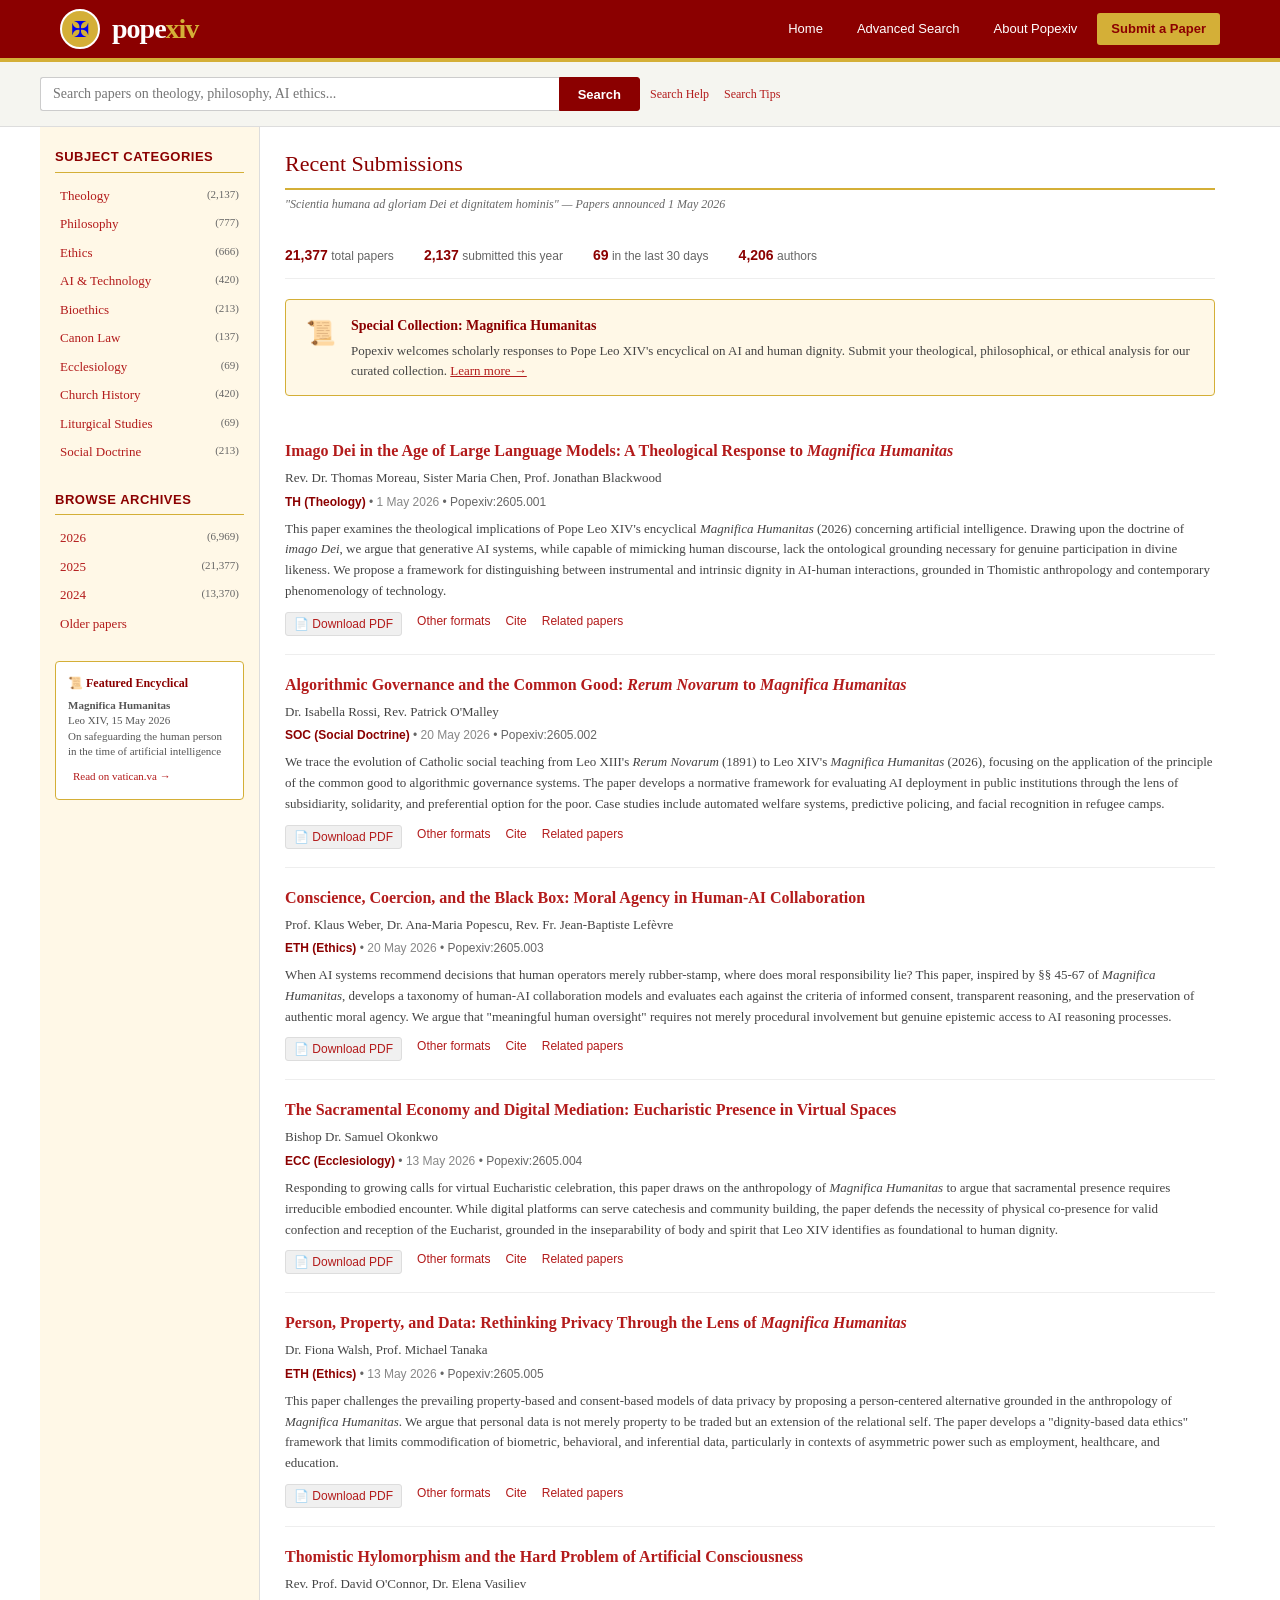
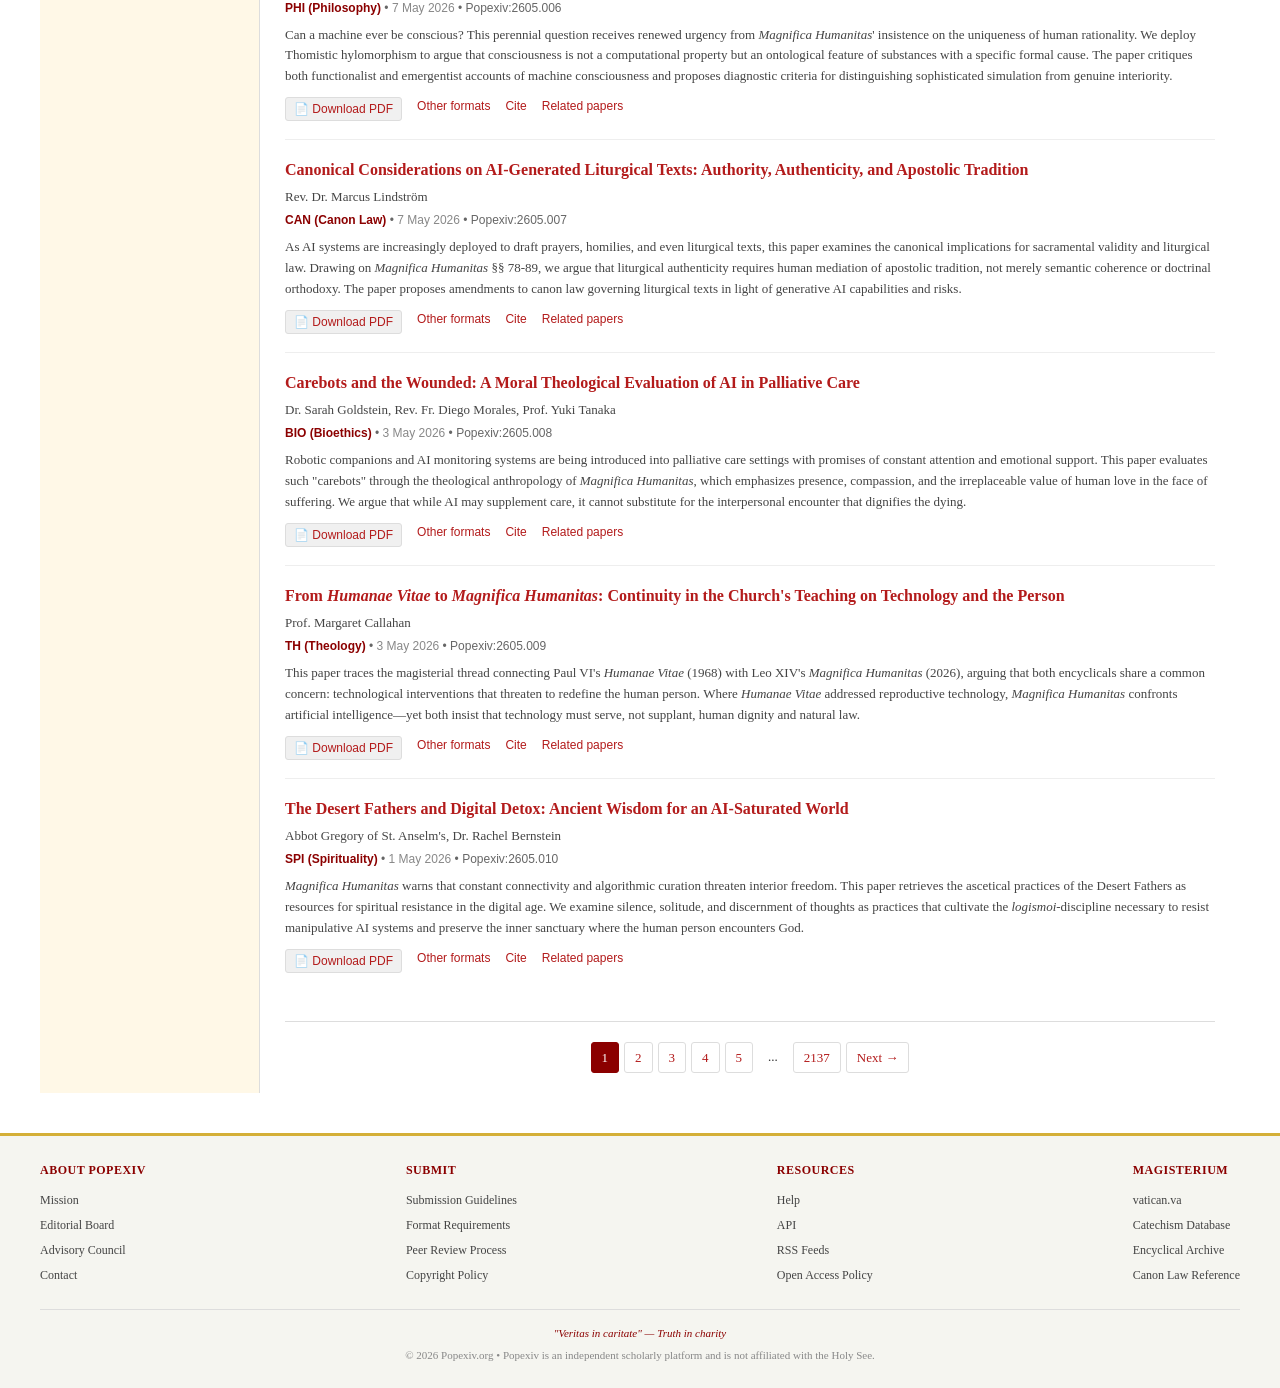
<file: index.html>
<!DOCTYPE html>
<html lang="en">
<head>
  <meta charset="UTF-8">
  <meta name="viewport" content="width=device-width, initial-scale=1.0">
  <title>Popexiv.org - Electronic preprints on theology, philosophy, and the human sciences</title>
  <link rel="stylesheet" href="css/style.css">
  <link rel="icon" href="data:image/svg+xml,<svg xmlns='http://www.w3.org/2000/svg' viewBox='0 0 100 100'><text y='.9em' font-size='90'>&#x2720;</text></svg>">
</head>
<body>

  <!-- Header -->
  <header class="header">
    <div class="header-inner">
      <a href="index.html" class="logo">
        <div class="logo-icon">&#x2720;</div>
        <div class="logo-text">pope<span>xiv</span></div>
      </a>
      <nav class="header-nav">
        <a href="index.html">Home</a>
        <a href="#advanced">Advanced Search</a>
        <a href="#about">About Popexiv</a>
        <a href="#submit" class="primary">Submit a Paper</a>
      </nav>
    </div>
  </header>

  <!-- Search Bar -->
  <div class="search-bar">
    <div class="search-inner">
      <div class="search-box">
        <input type="text" placeholder="Search papers on theology, philosophy, AI ethics...">
        <button>Search</button>
      </div>
      <div class="search-links">
        <a href="#help">Search Help</a>
        <a href="#tips">Search Tips</a>
      </div>
    </div>
  </div>

  <!-- Main Container -->
  <div class="main-container">

    <!-- Sidebar -->
    <aside class="sidebar">
      <h3>Subject Categories</h3>
      <ul>
        <li><a href="#theo">Theology <span class="count">(2,137)</span></a></li>
        <li><a href="#phil">Philosophy <span class="count">(777)</span></a></li>
        <li><a href="#ethics">Ethics <span class="count">(666)</span></a></li>
        <li><a href="#ai">AI &amp; Technology <span class="count">(420)</span></a></li>
        <li><a href="#bio">Bioethics <span class="count">(213)</span></a></li>
        <li><a href="#canon">Canon Law <span class="count">(137)</span></a></li>
        <li><a href="#eccles">Ecclesiology <span class="count">(69)</span></a></li>
        <li><a href="#hist">Church History <span class="count">(420)</span></a></li>
        <li><a href="#lit">Liturgical Studies <span class="count">(69)</span></a></li>
        <li><a href="#soc">Social Doctrine <span class="count">(213)</span></a></li>
      </ul>

      <h3>Browse Archives</h3>
      <ul>
        <li><a href="#2026">2026 <span class="count">(6,969)</span></a></li>
        <li><a href="#2025">2025 <span class="count">(21,377)</span></a></li>
        <li><a href="#2024">2024 <span class="count">(13,370)</span></a></li>
        <li><a href="#older">Older papers</a></li>
      </ul>

      <div class="encyclical-box">
        <h4>&#128220; Featured Encyclical</h4>
        <p><strong>Magnifica Humanitas</strong><br>
        Leo XIV, 15 May 2026<br>
        On safeguarding the human person in the time of artificial intelligence</p>
        <a href="https://www.vatican.va/content/leo-xiv/en/encyclicals/documents/20260515-magnifica-humanitas.html" target="_blank">Read on vatican.va &rarr;</a>
      </div>
    </aside>

    <!-- Content -->
    <main class="content">

      <h1 class="page-title">Recent Submissions</h1>
      <p class="page-subtitle">"Scientia humana ad gloriam Dei et dignitatem hominis" &mdash; Papers announced 1 May 2026</p>

      <div class="stats-bar">
        <div class="stat-item"><strong>21,377</strong> total papers</div>
        <div class="stat-item"><strong>2,137</strong> submitted this year</div>
        <div class="stat-item"><strong>69</strong> in the last 30 days</div>
        <div class="stat-item"><strong>4,206</strong> authors</div>
      </div>

      <!-- Announcement -->
      <div class="announcement">
        <div class="announcement-icon">&#128220;</div>
        <div class="announcement-content">
          <h3>Special Collection: Magnifica Humanitas</h3>
          <p>Popexiv welcomes scholarly responses to Pope Leo XIV's encyclical on AI and human dignity. Submit your theological, philosophical, or ethical analysis for our curated collection. <a href="#submit">Learn more &rarr;</a></p>
        </div>
      </div>

      <!-- Paper Listings -->
      <ul class="paper-list">

        <li class="paper-item">
          <div class="paper-title">
            <a href="papers/2137.069.html">Imago Dei in the Age of Large Language Models: A Theological Response to <em>Magnifica Humanitas</em></a>
          </div>
          <div class="paper-authors">
            <a href="#">Rev. Dr. Thomas Moreau</a>, <a href="#">Sister Maria Chen</a>, <a href="#">Prof. Jonathan Blackwood</a>
          </div>
          <div class="paper-meta">
            <span class="category">TH (Theology)</span> &bull; <span class="date">1 May 2026</span> &bull; Popexiv:2605.001
          </div>
          <div class="paper-abstract">
            This paper examines the theological implications of Pope Leo XIV's encyclical <em>Magnifica Humanitas</em> (2026) concerning artificial intelligence. Drawing upon the doctrine of <em>imago Dei</em>, we argue that generative AI systems, while capable of mimicking human discourse, lack the ontological grounding necessary for genuine participation in divine likeness. We propose a framework for distinguishing between instrumental and intrinsic dignity in AI-human interactions, grounded in Thomistic anthropology and contemporary phenomenology of technology.
          </div>
          <div class="paper-links">
            <a href="papers/2137.069.html" class="pdf-link">&#128196; Download PDF</a>
            <a href="#">Other formats</a>
            <a href="#">Cite</a>
            <a href="#">Related papers</a>
          </div>
        </li>

        <li class="paper-item">
          <div class="paper-title">
            <a href="papers/2137.420.html">Algorithmic Governance and the Common Good: <em>Rerum Novarum</em> to <em>Magnifica Humanitas</em></a>
          </div>
          <div class="paper-authors">
            <a href="#">Dr. Isabella Rossi</a>, <a href="#">Rev. Patrick O'Malley</a>
          </div>
          <div class="paper-meta">
            <span class="category">SOC (Social Doctrine)</span> &bull; <span class="date">20 May 2026</span> &bull; Popexiv:2605.002
          </div>
          <div class="paper-abstract">
            We trace the evolution of Catholic social teaching from Leo XIII's <em>Rerum Novarum</em> (1891) to Leo XIV's <em>Magnifica Humanitas</em> (2026), focusing on the application of the principle of the common good to algorithmic governance systems. The paper develops a normative framework for evaluating AI deployment in public institutions through the lens of subsidiarity, solidarity, and preferential option for the poor. Case studies include automated welfare systems, predictive policing, and facial recognition in refugee camps.
          </div>
          <div class="paper-links">
            <a href="papers/2137.420.html" class="pdf-link">&#128196; Download PDF</a>
            <a href="#">Other formats</a>
            <a href="#">Cite</a>
            <a href="#">Related papers</a>
          </div>
        </li>

        <li class="paper-item">
          <div class="paper-title">
            <a href="papers/2137.666.html">Conscience, Coercion, and the Black Box: Moral Agency in Human-AI Collaboration</a>
          </div>
          <div class="paper-authors">
            <a href="#">Prof. Klaus Weber</a>, <a href="#">Dr. Ana-Maria Popescu</a>, <a href="#">Rev. Fr. Jean-Baptiste Lef&egrave;vre</a>
          </div>
          <div class="paper-meta">
            <span class="category">ETH (Ethics)</span> &bull; <span class="date">20 May 2026</span> &bull; Popexiv:2605.003
          </div>
          <div class="paper-abstract">
            When AI systems recommend decisions that human operators merely rubber-stamp, where does moral responsibility lie? This paper, inspired by &sect;&sect; 45-67 of <em>Magnifica Humanitas</em>, develops a taxonomy of human-AI collaboration models and evaluates each against the criteria of informed consent, transparent reasoning, and the preservation of authentic moral agency. We argue that "meaningful human oversight" requires not merely procedural involvement but genuine epistemic access to AI reasoning processes.
          </div>
          <div class="paper-links">
            <a href="papers/2137.666.html" class="pdf-link">&#128196; Download PDF</a>
            <a href="#">Other formats</a>
            <a href="#">Cite</a>
            <a href="#">Related papers</a>
          </div>
        </li>

        <li class="paper-item">
          <div class="paper-title">
            <a href="papers/2137.777.html">The Sacramental Economy and Digital Mediation: Eucharistic Presence in Virtual Spaces</a>
          </div>
          <div class="paper-authors">
            <a href="#">Bishop Dr. Samuel Okonkwo</a>
          </div>
          <div class="paper-meta">
            <span class="category">ECC (Ecclesiology)</span> &bull; <span class="date">13 May 2026</span> &bull; Popexiv:2605.004
          </div>
          <div class="paper-abstract">
            Responding to growing calls for virtual Eucharistic celebration, this paper draws on the anthropology of <em>Magnifica Humanitas</em> to argue that sacramental presence requires irreducible embodied encounter. While digital platforms can serve catechesis and community building, the paper defends the necessity of physical co-presence for valid confection and reception of the Eucharist, grounded in the inseparability of body and spirit that Leo XIV identifies as foundational to human dignity.
          </div>
          <div class="paper-links">
            <a href="papers/2137.777.html" class="pdf-link">&#128196; Download PDF</a>
            <a href="#">Other formats</a>
            <a href="#">Cite</a>
            <a href="#">Related papers</a>
          </div>
        </li>

        <li class="paper-item">
          <div class="paper-title">
            <a href="papers/2137.213.html">Person, Property, and Data: Rethinking Privacy Through the Lens of <em>Magnifica Humanitas</em></a>
          </div>
          <div class="paper-authors">
            <a href="#">Dr. Fiona Walsh</a>, <a href="#">Prof. Michael Tanaka</a>
          </div>
          <div class="paper-meta">
            <span class="category">ETH (Ethics)</span> &bull; <span class="date">13 May 2026</span> &bull; Popexiv:2605.005
          </div>
          <div class="paper-abstract">
            This paper challenges the prevailing property-based and consent-based models of data privacy by proposing a person-centered alternative grounded in the anthropology of <em>Magnifica Humanitas</em>. We argue that personal data is not merely property to be traded but an extension of the relational self. The paper develops a "dignity-based data ethics" framework that limits commodification of biometric, behavioral, and inferential data, particularly in contexts of asymmetric power such as employment, healthcare, and education.
          </div>
          <div class="paper-links">
            <a href="papers/2137.213.html" class="pdf-link">&#128196; Download PDF</a>
            <a href="#">Other formats</a>
            <a href="#">Cite</a>
            <a href="#">Related papers</a>
          </div>
        </li>

        <li class="paper-item">
          <div class="paper-title">
            <a href="#">Thomistic Hylomorphism and the Hard Problem of Artificial Consciousness</a>
          </div>
          <div class="paper-authors">
            <a href="#">Rev. Prof. David O'Connor</a>, <a href="#">Dr. Elena Vasiliev</a>
          </div>
          <div class="paper-meta">
            <span class="category">PHI (Philosophy)</span> &bull; <span class="date">7 May 2026</span> &bull; Popexiv:2605.006
          </div>
          <div class="paper-abstract">
            Can a machine ever be conscious? This perennial question receives renewed urgency from <em>Magnifica Humanitas</em>' insistence on the uniqueness of human rationality. We deploy Thomistic hylomorphism to argue that consciousness is not a computational property but an ontological feature of substances with a specific formal cause. The paper critiques both functionalist and emergentist accounts of machine consciousness and proposes diagnostic criteria for distinguishing sophisticated simulation from genuine interiority.
          </div>
          <div class="paper-links">
            <a href="#" class="pdf-link">&#128196; Download PDF</a>
            <a href="#">Other formats</a>
            <a href="#">Cite</a>
            <a href="#">Related papers</a>
          </div>
        </li>

        <li class="paper-item">
          <div class="paper-title">
            <a href="#">Canonical Considerations on AI-Generated Liturgical Texts: Authority, Authenticity, and Apostolic Tradition</a>
          </div>
          <div class="paper-authors">
            <a href="#">Rev. Dr. Marcus Lindstr&ouml;m</a>
          </div>
          <div class="paper-meta">
            <span class="category">CAN (Canon Law)</span> &bull; <span class="date">7 May 2026</span> &bull; Popexiv:2605.007
          </div>
          <div class="paper-abstract">
            As AI systems are increasingly deployed to draft prayers, homilies, and even liturgical texts, this paper examines the canonical implications for sacramental validity and liturgical law. Drawing on <em>Magnifica Humanitas</em> &sect;&sect; 78-89, we argue that liturgical authenticity requires human mediation of apostolic tradition, not merely semantic coherence or doctrinal orthodoxy. The paper proposes amendments to canon law governing liturgical texts in light of generative AI capabilities and risks.
          </div>
          <div class="paper-links">
            <a href="#" class="pdf-link">&#128196; Download PDF</a>
            <a href="#">Other formats</a>
            <a href="#">Cite</a>
            <a href="#">Related papers</a>
          </div>
        </li>

        <li class="paper-item">
          <div class="paper-title">
            <a href="#">Carebots and the Wounded: A Moral Theological Evaluation of AI in Palliative Care</a>
          </div>
          <div class="paper-authors">
            <a href="#">Dr. Sarah Goldstein</a>, <a href="#">Rev. Fr. Diego Morales</a>, <a href="#">Prof. Yuki Tanaka</a>
          </div>
          <div class="paper-meta">
            <span class="category">BIO (Bioethics)</span> &bull; <span class="date">3 May 2026</span> &bull; Popexiv:2605.008
          </div>
          <div class="paper-abstract">
            Robotic companions and AI monitoring systems are being introduced into palliative care settings with promises of constant attention and emotional support. This paper evaluates such "carebots" through the theological anthropology of <em>Magnifica Humanitas</em>, which emphasizes presence, compassion, and the irreplaceable value of human love in the face of suffering. We argue that while AI may supplement care, it cannot substitute for the interpersonal encounter that dignifies the dying.
          </div>
          <div class="paper-links">
            <a href="#" class="pdf-link">&#128196; Download PDF</a>
            <a href="#">Other formats</a>
            <a href="#">Cite</a>
            <a href="#">Related papers</a>
          </div>
        </li>

        <li class="paper-item">
          <div class="paper-title">
            <a href="#">From <em>Humanae Vitae</em> to <em>Magnifica Humanitas</em>: Continuity in the Church's Teaching on Technology and the Person</a>
          </div>
          <div class="paper-authors">
            <a href="#">Prof. Margaret Callahan</a>
          </div>
          <div class="paper-meta">
            <span class="category">TH (Theology)</span> &bull; <span class="date">3 May 2026</span> &bull; Popexiv:2605.009
          </div>
          <div class="paper-abstract">
            This paper traces the magisterial thread connecting Paul VI's <em>Humanae Vitae</em> (1968) with Leo XIV's <em>Magnifica Humanitas</em> (2026), arguing that both encyclicals share a common concern: technological interventions that threaten to redefine the human person. Where <em>Humanae Vitae</em> addressed reproductive technology, <em>Magnifica Humanitas</em> confronts artificial intelligence&mdash;yet both insist that technology must serve, not supplant, human dignity and natural law.
          </div>
          <div class="paper-links">
            <a href="#" class="pdf-link">&#128196; Download PDF</a>
            <a href="#">Other formats</a>
            <a href="#">Cite</a>
            <a href="#">Related papers</a>
          </div>
        </li>

        <li class="paper-item">
          <div class="paper-title">
            <a href="#">The Desert Fathers and Digital Detox: Ancient Wisdom for an AI-Saturated World</a>
          </div>
          <div class="paper-authors">
            <a href="#">Abbot Gregory of St. Anselm's</a>, <a href="#">Dr. Rachel Bernstein</a>
          </div>
          <div class="paper-meta">
            <span class="category">SPI (Spirituality)</span> &bull; <span class="date">1 May 2026</span> &bull; Popexiv:2605.010
          </div>
          <div class="paper-abstract">
            <em>Magnifica Humanitas</em> warns that constant connectivity and algorithmic curation threaten interior freedom. This paper retrieves the ascetical practices of the Desert Fathers as resources for spiritual resistance in the digital age. We examine silence, solitude, and discernment of thoughts as practices that cultivate the <em>logismoi</em>-discipline necessary to resist manipulative AI systems and preserve the inner sanctuary where the human person encounters God.
          </div>
          <div class="paper-links">
            <a href="#" class="pdf-link">&#128196; Download PDF</a>
            <a href="#">Other formats</a>
            <a href="#">Cite</a>
            <a href="#">Related papers</a>
          </div>
        </li>

      </ul>

      <!-- Pagination -->
      <div class="pagination">
        <span class="current">1</span>
        <a href="#">2</a>
        <a href="#">3</a>
        <a href="#">4</a>
        <a href="#">5</a>
        <span>...</span>
        <a href="#">2137</a>
        <a href="#">Next &rarr;</a>
      </div>

    </main>
  </div>

  <!-- Footer -->
  <footer class="footer">
    <div class="footer-inner">
      <div class="footer-section">
        <h4>About Popexiv</h4>
        <ul>
          <li><a href="#">Mission</a></li>
          <li><a href="#">Editorial Board</a></li>
          <li><a href="#">Advisory Council</a></li>
          <li><a href="#">Contact</a></li>
        </ul>
      </div>
      <div class="footer-section">
        <h4>Submit</h4>
        <ul>
          <li><a href="#">Submission Guidelines</a></li>
          <li><a href="#">Format Requirements</a></li>
          <li><a href="#">Peer Review Process</a></li>
          <li><a href="#">Copyright Policy</a></li>
        </ul>
      </div>
      <div class="footer-section">
        <h4>Resources</h4>
        <ul>
          <li><a href="#">Help</a></li>
          <li><a href="#">API</a></li>
          <li><a href="#">RSS Feeds</a></li>
          <li><a href="#">Open Access Policy</a></li>
        </ul>
      </div>
      <div class="footer-section">
        <h4>Magisterium</h4>
        <ul>
          <li><a href="https://www.vatican.va" target="_blank">vatican.va</a></li>
          <li><a href="#">Catechism Database</a></li>
          <li><a href="#">Encyclical Archive</a></li>
          <li><a href="#">Canon Law Reference</a></li>
        </ul>
      </div>
    </div>
    <div class="footer-bottom">
      <p class="motto">"Veritas in caritate" &mdash; Truth in charity</p>
      <p>&copy; 2026 Popexiv.org &bull; Popexiv is an independent scholarly platform and is not affiliated with the Holy See.</p>
    </div>
  </footer>

</body>
</html>
</file>
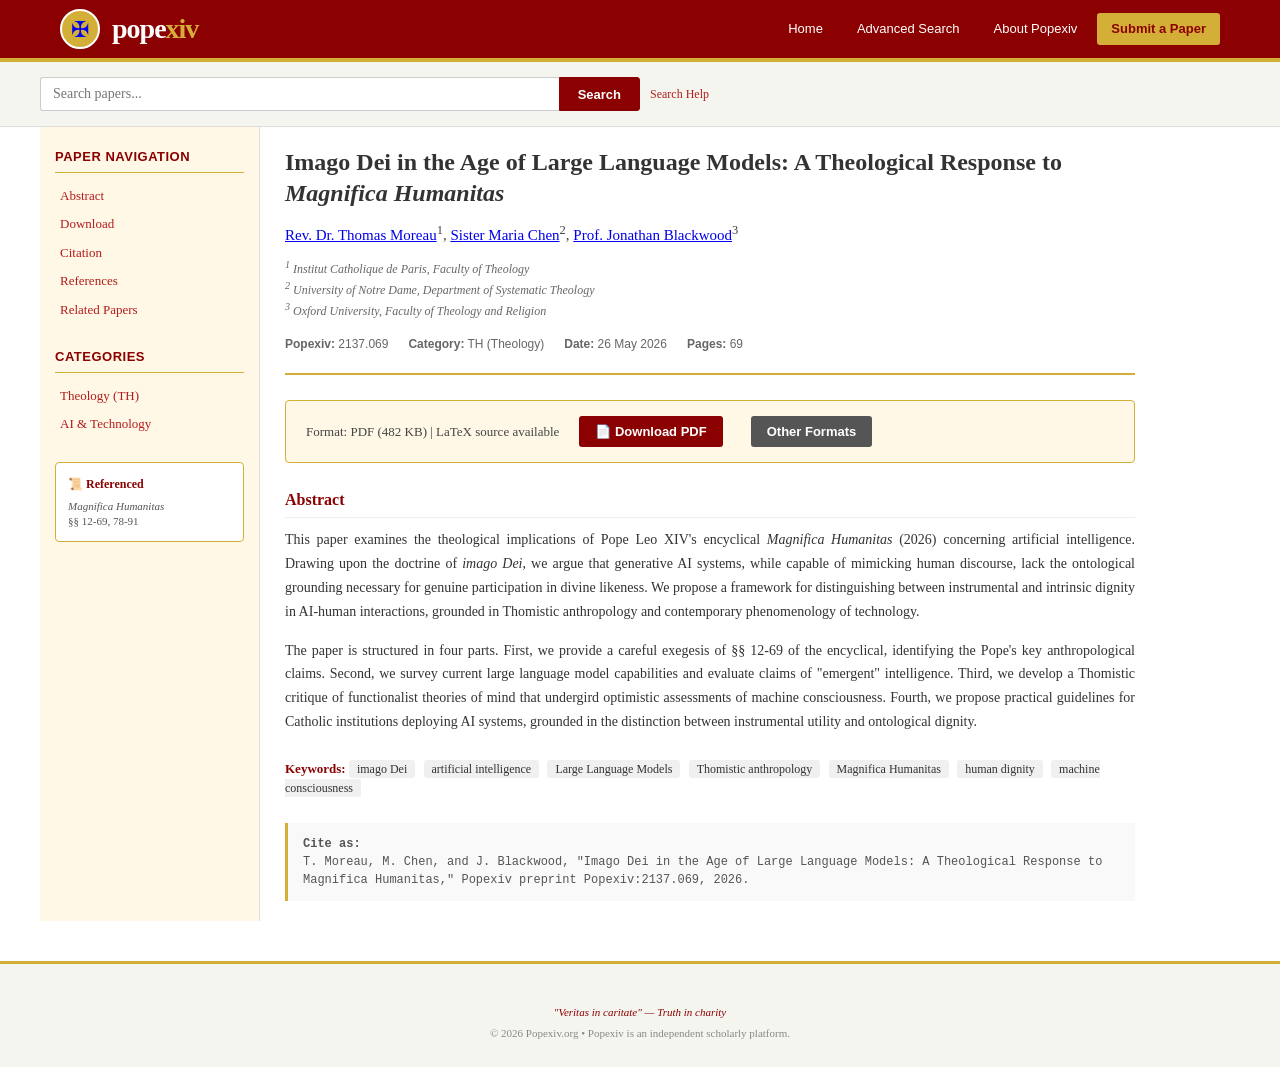
<file: papers/2137.069.html>
<!DOCTYPE html>
<html lang="en">
<head>
  <meta charset="UTF-8">
  <meta name="viewport" content="width=device-width, initial-scale=1.0">
  <title>[2137.069] Imago Dei in the Age of Large Language Models - Popexiv</title>
  <link rel="stylesheet" href="../css/style.css">
  <link rel="icon" href="data:image/svg+xml,<svg xmlns='http://www.w3.org/2000/svg' viewBox='0 0 100 100'><text y='.9em' font-size='90'>✠</text></svg>">
</head>
<body>

  <header class="header">
    <div class="header-inner">
      <a href="../index.html" class="logo">
        <div class="logo-icon">✠</div>
        <div class="logo-text">pope<span>xiv</span></div>
      </a>
      <nav class="header-nav">
        <a href="../index.html">Home</a>
        <a href="#advanced">Advanced Search</a>
        <a href="#about">About Popexiv</a>
        <a href="#submit" class="primary">Submit a Paper</a>
      </nav>
    </div>
  </header>

  <div class="search-bar">
    <div class="search-inner">
      <div class="search-box">
        <input type="text" placeholder="Search papers...">
        <button>Search</button>
      </div>
      <div class="search-links">
        <a href="#help">Search Help</a>
      </div>
    </div>
  </div>

  <div class="main-container">
    <aside class="sidebar">
      <h3>Paper Navigation</h3>
      <ul>
        <li><a href="#abstract">Abstract</a></li>
        <li><a href="#download">Download</a></li>
        <li><a href="#citation">Citation</a></li>
        <li><a href="#references">References</a></li>
        <li><a href="#related">Related Papers</a></li>
      </ul>
      <h3>Categories</h3>
      <ul>
        <li><a href="#theo">Theology (TH)</a></li>
        <li><a href="#ai">AI & Technology</a></li>
      </ul>
      <div class="encyclical-box">
        <h4>📜 Referenced</h4>
        <p><em>Magnifica Humanitas</em><br>§§ 12-69, 78-91</p>
      </div>
    </aside>

    <main class="content paper-detail">
      <div class="paper-detail-header">
        <h1 class="paper-detail-title">Imago Dei in the Age of Large Language Models: A Theological Response to <em>Magnifica Humanitas</em></h1>
        <div class="paper-detail-authors">
          <a href="#">Rev. Dr. Thomas Moreau</a><sup>1</sup>,
          <a href="#">Sister Maria Chen</a><sup>2</sup>,
          <a href="#">Prof. Jonathan Blackwood</a><sup>3</sup>
        </div>
        <div class="paper-detail-affiliations">
          <sup>1</sup> Institut Catholique de Paris, Faculty of Theology<br>
          <sup>2</sup> University of Notre Dame, Department of Systematic Theology<br>
          <sup>3</sup> Oxford University, Faculty of Theology and Religion
        </div>
        <div class="paper-detail-meta">
          <span><strong>Popexiv:</strong> 2137.069</span>
          <span><strong>Category:</strong> TH (Theology)</span>
          <span><strong>Date:</strong> 26 May 2026</span>
          <span><strong>Pages:</strong> 69</span>
        </div>
      </div>

      <div class="download-box">
        <div class="format">Format: PDF (482 KB) | LaTeX source available</div>
        <a href="#">📄 Download PDF</a>
        <a href="#" style="background: #555; margin-left: 8px;">Other Formats</a>
      </div>

      <div class="abstract-box" id="abstract">
        <h2>Abstract</h2>
        <p>
          This paper examines the theological implications of Pope Leo XIV's encyclical <em>Magnifica Humanitas</em> (2026) concerning artificial intelligence. Drawing upon the doctrine of <em>imago Dei</em>, we argue that generative AI systems, while capable of mimicking human discourse, lack the ontological grounding necessary for genuine participation in divine likeness. We propose a framework for distinguishing between instrumental and intrinsic dignity in AI-human interactions, grounded in Thomistic anthropology and contemporary phenomenology of technology.
        </p>
        <p style="margin-top: 15px;">
          The paper is structured in four parts. First, we provide a careful exegesis of §§ 12-69 of the encyclical, identifying the Pope's key anthropological claims. Second, we survey current large language model capabilities and evaluate claims of "emergent" intelligence. Third, we develop a Thomistic critique of functionalist theories of mind that undergird optimistic assessments of machine consciousness. Fourth, we propose practical guidelines for Catholic institutions deploying AI systems, grounded in the distinction between instrumental utility and ontological dignity.
        </p>
      </div>

      <div class="keywords">
        <strong>Keywords:</strong>
        <span>imago Dei</span>
        <span>artificial intelligence</span>
        <span>Large Language Models</span>
        <span>Thomistic anthropology</span>
        <span>Magnifica Humanitas</span>
        <span>human dignity</span>
        <span>machine consciousness</span>
      </div>

      <div class="citation-box" id="citation">
        <strong>Cite as:</strong><br>
        T. Moreau, M. Chen, and J. Blackwood, "Imago Dei in the Age of Large Language Models: A Theological Response to Magnifica Humanitas," Popexiv preprint Popexiv:2137.069, 2026.
      </div>
    </main>
  </div>

  <footer class="footer">
    <div class="footer-bottom" style="margin-top: 0; border-top: none;">
      <p class="motto">"Veritas in caritate" — Truth in charity</p>
      <p>© 2026 Popexiv.org • Popexiv is an independent scholarly platform.</p>
    </div>
  </footer>

</body>
</html>
</file>
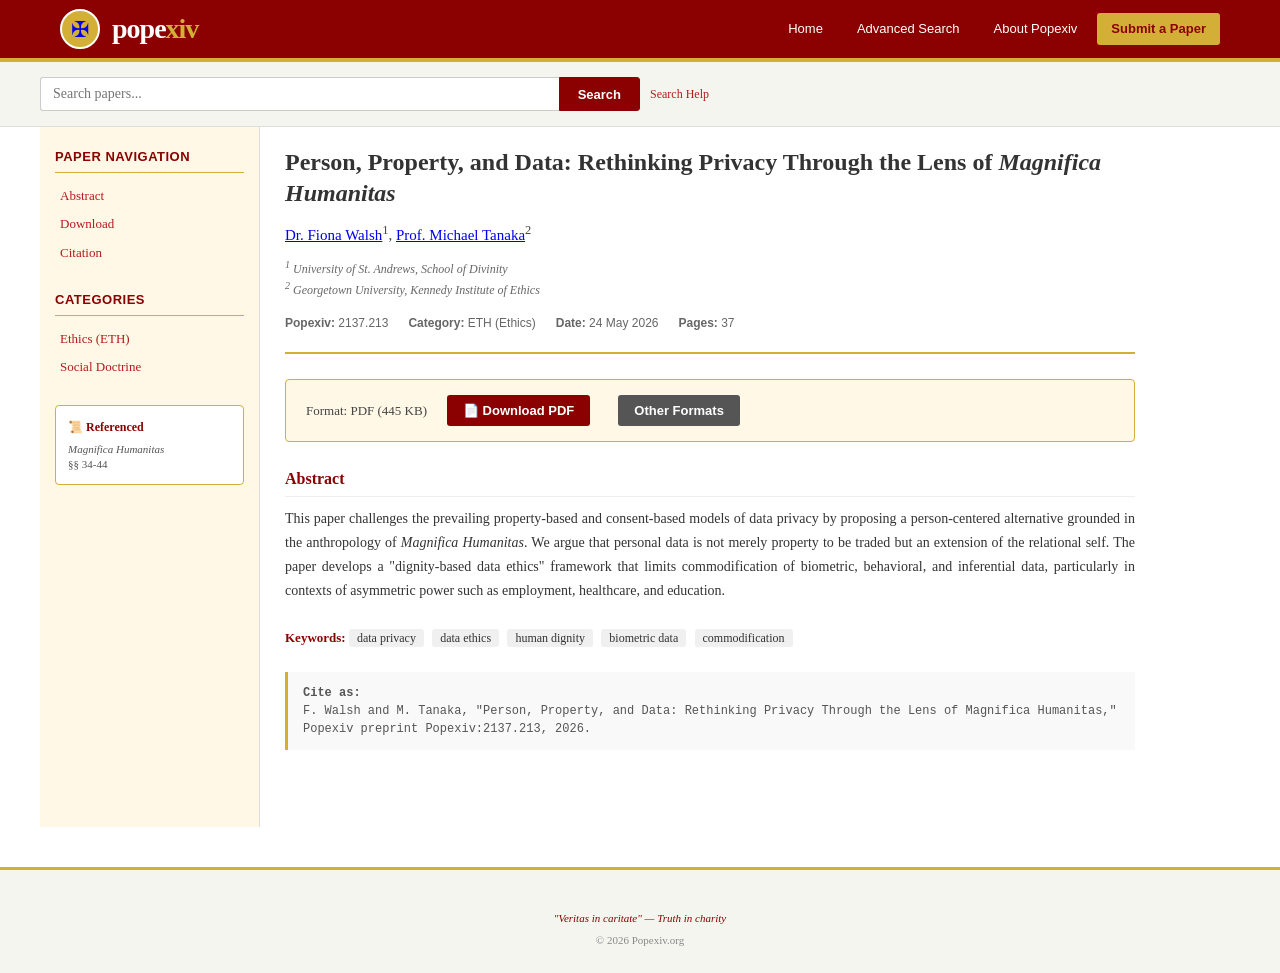
<file: papers/2137.213.html>
<!DOCTYPE html>
<html lang="en">
<head>
  <meta charset="UTF-8">
  <meta name="viewport" content="width=device-width, initial-scale=1.0">
  <title>[2137.213] Person, Property, and Data - Popexiv</title>
  <link rel="stylesheet" href="../css/style.css">
  <link rel="icon" href="data:image/svg+xml,<svg xmlns='http://www.w3.org/2000/svg' viewBox='0 0 100 100'><text y='.9em' font-size='90'>&#x2720;</text></svg>">
</head>
<body>

  <header class="header">
    <div class="header-inner">
      <a href="../index.html" class="logo">
        <div class="logo-icon">&#x2720;</div>
        <div class="logo-text">pope<span>xiv</span></div>
      </a>
      <nav class="header-nav">
        <a href="../index.html">Home</a>
        <a href="#advanced">Advanced Search</a>
        <a href="#about">About Popexiv</a>
        <a href="#submit" class="primary">Submit a Paper</a>
      </nav>
    </div>
  </header>

  <div class="search-bar">
    <div class="search-inner">
      <div class="search-box">
        <input type="text" placeholder="Search papers...">
        <button>Search</button>
      </div>
      <div class="search-links">
        <a href="#help">Search Help</a>
      </div>
    </div>
  </div>

  <div class="main-container">
    <aside class="sidebar">
      <h3>Paper Navigation</h3>
      <ul>
        <li><a href="#abstract">Abstract</a></li>
        <li><a href="#download">Download</a></li>
        <li><a href="#citation">Citation</a></li>
      </ul>
      <h3>Categories</h3>
      <ul>
        <li><a href="#eth">Ethics (ETH)</a></li>
        <li><a href="#soc">Social Doctrine</a></li>
      </ul>
      <div class="encyclical-box">
        <h4>&#128220; Referenced</h4>
        <p><em>Magnifica Humanitas</em><br>§§ 34-44</p>
      </div>
    </aside>

    <main class="content paper-detail">
      <div class="paper-detail-header">
        <h1 class="paper-detail-title">Person, Property, and Data: Rethinking Privacy Through the Lens of <em>Magnifica Humanitas</em></h1>
        <div class="paper-detail-authors">
          <a href="#">Dr. Fiona Walsh</a><sup>1</sup>,
          <a href="#">Prof. Michael Tanaka</a><sup>2</sup>
        </div>
        <div class="paper-detail-affiliations">
          <sup>1</sup> University of St. Andrews, School of Divinity<br>
          <sup>2</sup> Georgetown University, Kennedy Institute of Ethics
        </div>
        <div class="paper-detail-meta">
          <span><strong>Popexiv:</strong> 2137.213</span>
          <span><strong>Category:</strong> ETH (Ethics)</span>
          <span><strong>Date:</strong> 24 May 2026</span>
          <span><strong>Pages:</strong> 37</span>
        </div>
      </div>

      <div class="download-box">
        <div class="format">Format: PDF (445 KB)</div>
        <a href="#">&#128196; Download PDF</a>
        <a href="#" style="background: #555; margin-left: 8px;">Other Formats</a>
      </div>

      <div class="abstract-box" id="abstract">
        <h2>Abstract</h2>
        <p>
          This paper challenges the prevailing property-based and consent-based models of data privacy by proposing a person-centered alternative grounded in the anthropology of <em>Magnifica Humanitas</em>. We argue that personal data is not merely property to be traded but an extension of the relational self. The paper develops a "dignity-based data ethics" framework that limits commodification of biometric, behavioral, and inferential data, particularly in contexts of asymmetric power such as employment, healthcare, and education.
        </p>
      </div>

      <div class="keywords">
        <strong>Keywords:</strong>
        <span>data privacy</span>
        <span>data ethics</span>
        <span>human dignity</span>
        <span>biometric data</span>
        <span>commodification</span>
      </div>

      <div class="citation-box" id="citation">
        <strong>Cite as:</strong><br>
        F. Walsh and M. Tanaka, "Person, Property, and Data: Rethinking Privacy Through the Lens of Magnifica Humanitas," Popexiv preprint Popexiv:2137.213, 2026.
      </div>
    </main>
  </div>

  <footer class="footer">
    <div class="footer-bottom" style="margin-top: 0; border-top: none;">
      <p class="motto">"Veritas in caritate" — Truth in charity</p>
      <p>&copy; 2026 Popexiv.org</p>
    </div>
  </footer>

</body>
</html>
</file>
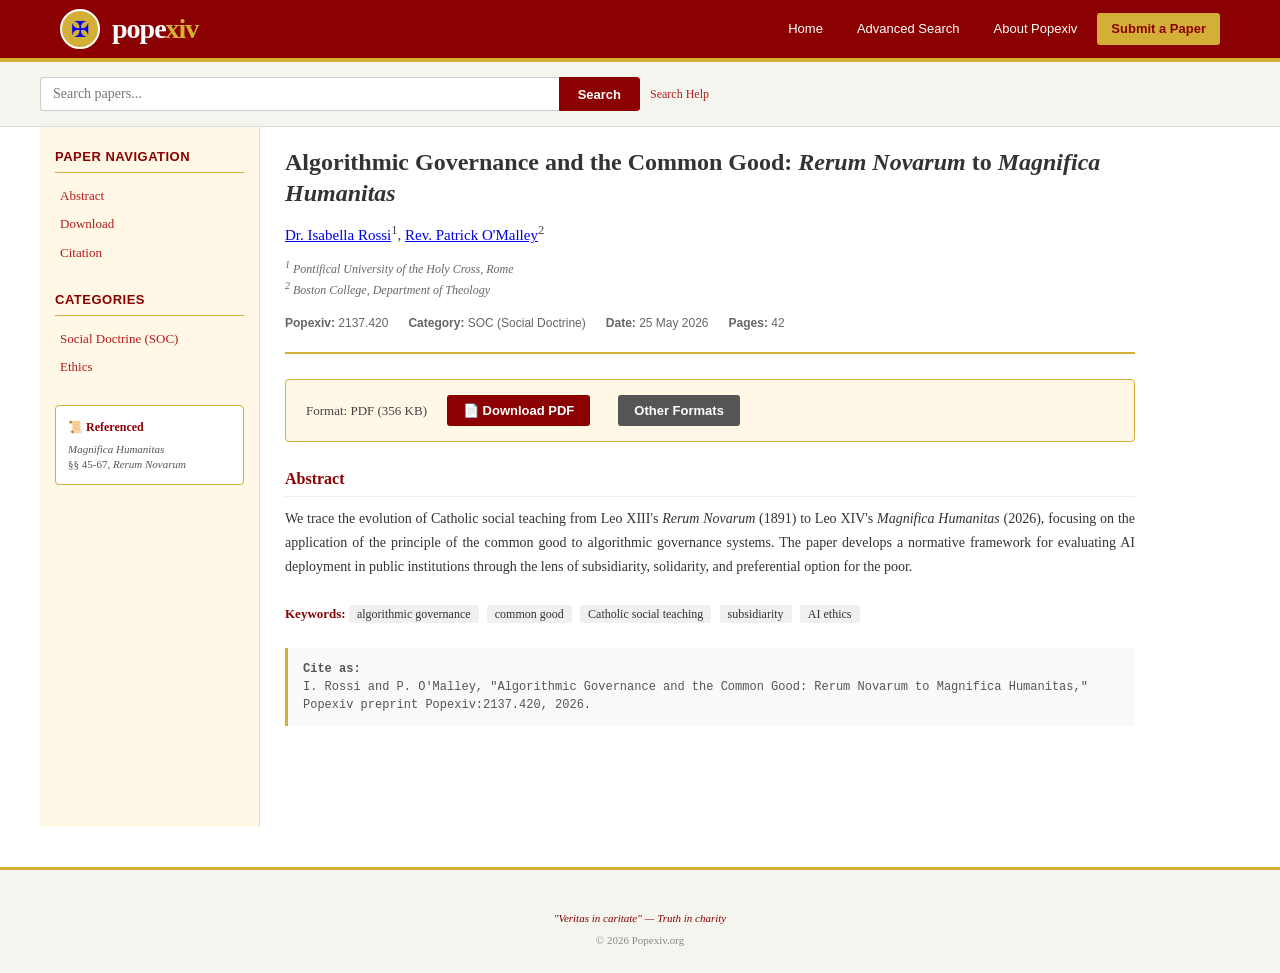
<file: papers/2137.420.html>
<!DOCTYPE html>
<html lang="en">
<head>
  <meta charset="UTF-8">
  <meta name="viewport" content="width=device-width, initial-scale=1.0">
  <title>[2137.420] Algorithmic Governance and the Common Good - Popexiv</title>
  <link rel="stylesheet" href="../css/style.css">
  <link rel="icon" href="data:image/svg+xml,<svg xmlns='http://www.w3.org/2000/svg' viewBox='0 0 100 100'><text y='.9em' font-size='90'>✠</text></svg>">
</head>
<body>

  <header class="header">
    <div class="header-inner">
      <a href="../index.html" class="logo">
        <div class="logo-icon">✠</div>
        <div class="logo-text">pope<span>xiv</span></div>
      </a>
      <nav class="header-nav">
        <a href="../index.html">Home</a>
        <a href="#advanced">Advanced Search</a>
        <a href="#about">About Popexiv</a>
        <a href="#submit" class="primary">Submit a Paper</a>
      </nav>
    </div>
  </header>

  <div class="search-bar">
    <div class="search-inner">
      <div class="search-box">
        <input type="text" placeholder="Search papers...">
        <button>Search</button>
      </div>
      <div class="search-links">
        <a href="#help">Search Help</a>
      </div>
    </div>
  </div>

  <div class="main-container">
    <aside class="sidebar">
      <h3>Paper Navigation</h3>
      <ul>
        <li><a href="#abstract">Abstract</a></li>
        <li><a href="#download">Download</a></li>
        <li><a href="#citation">Citation</a></li>
      </ul>
      <h3>Categories</h3>
      <ul>
        <li><a href="#soc">Social Doctrine (SOC)</a></li>
        <li><a href="#ethics">Ethics</a></li>
      </ul>
      <div class="encyclical-box">
        <h4>📜 Referenced</h4>
        <p><em>Magnifica Humanitas</em><br>§§ 45-67, <em>Rerum Novarum</em></p>
      </div>
    </aside>

    <main class="content paper-detail">
      <div class="paper-detail-header">
        <h1 class="paper-detail-title">Algorithmic Governance and the Common Good: <em>Rerum Novarum</em> to <em>Magnifica Humanitas</em></h1>
        <div class="paper-detail-authors">
          <a href="#">Dr. Isabella Rossi</a><sup>1</sup>,
          <a href="#">Rev. Patrick O'Malley</a><sup>2</sup>
        </div>
        <div class="paper-detail-affiliations">
          <sup>1</sup> Pontifical University of the Holy Cross, Rome<br>
          <sup>2</sup> Boston College, Department of Theology
        </div>
        <div class="paper-detail-meta">
          <span><strong>Popexiv:</strong> 2137.420</span>
          <span><strong>Category:</strong> SOC (Social Doctrine)</span>
          <span><strong>Date:</strong> 25 May 2026</span>
          <span><strong>Pages:</strong> 42</span>
        </div>
      </div>

      <div class="download-box">
        <div class="format">Format: PDF (356 KB)</div>
        <a href="#">📄 Download PDF</a>
        <a href="#" style="background: #555; margin-left: 8px;">Other Formats</a>
      </div>

      <div class="abstract-box" id="abstract">
        <h2>Abstract</h2>
        <p>
          We trace the evolution of Catholic social teaching from Leo XIII's <em>Rerum Novarum</em> (1891) to Leo XIV's <em>Magnifica Humanitas</em> (2026), focusing on the application of the principle of the common good to algorithmic governance systems. The paper develops a normative framework for evaluating AI deployment in public institutions through the lens of subsidiarity, solidarity, and preferential option for the poor.
        </p>
      </div>

      <div class="keywords">
        <strong>Keywords:</strong>
        <span>algorithmic governance</span>
        <span>common good</span>
        <span>Catholic social teaching</span>
        <span>subsidiarity</span>
        <span>AI ethics</span>
      </div>

      <div class="citation-box" id="citation">
        <strong>Cite as:</strong><br>
        I. Rossi and P. O'Malley, "Algorithmic Governance and the Common Good: Rerum Novarum to Magnifica Humanitas," Popexiv preprint Popexiv:2137.420, 2026.
      </div>
    </main>
  </div>

  <footer class="footer">
    <div class="footer-bottom" style="margin-top: 0; border-top: none;">
      <p class="motto">"Veritas in caritate" — Truth in charity</p>
      <p>© 2026 Popexiv.org</p>
    </div>
  </footer>

</body>
</html>
</file>
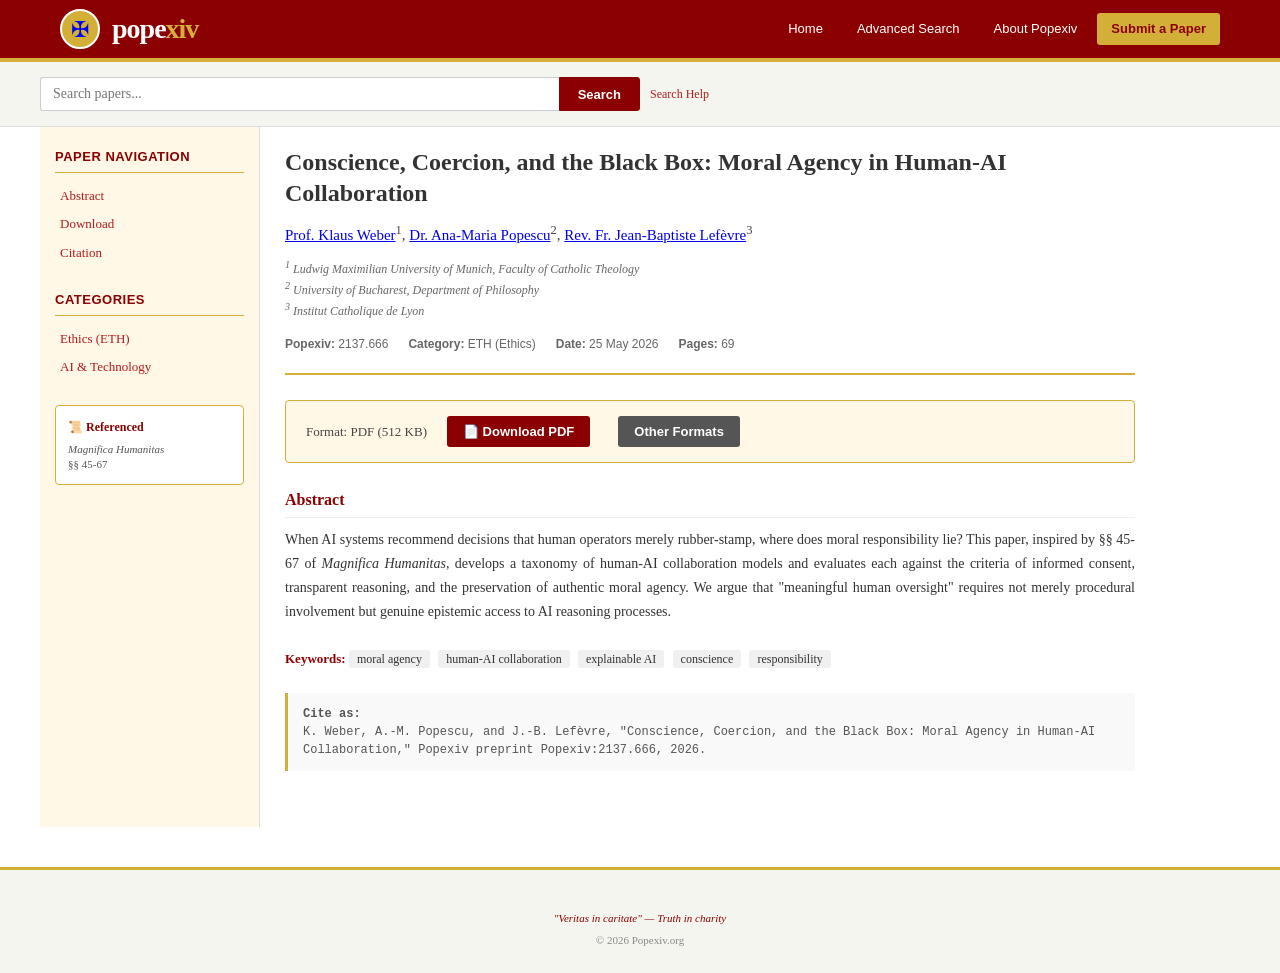
<file: papers/2137.666.html>
<!DOCTYPE html>
<html lang="en">
<head>
  <meta charset="UTF-8">
  <meta name="viewport" content="width=device-width, initial-scale=1.0">
  <title>[2137.666] Conscience, Coercion, and the Black Box - Popexiv</title>
  <link rel="stylesheet" href="../css/style.css">
  <link rel="icon" href="data:image/svg+xml,<svg xmlns='http://www.w3.org/2000/svg' viewBox='0 0 100 100'><text y='.9em' font-size='90'>✠</text></svg>">
</head>
<body>

  <header class="header">
    <div class="header-inner">
      <a href="../index.html" class="logo">
        <div class="logo-icon">✠</div>
        <div class="logo-text">pope<span>xiv</span></div>
      </a>
      <nav class="header-nav">
        <a href="../index.html">Home</a>
        <a href="#advanced">Advanced Search</a>
        <a href="#about">About Popexiv</a>
        <a href="#submit" class="primary">Submit a Paper</a>
      </nav>
    </div>
  </header>

  <div class="search-bar">
    <div class="search-inner">
      <div class="search-box">
        <input type="text" placeholder="Search papers...">
        <button>Search</button>
      </div>
      <div class="search-links">
        <a href="#help">Search Help</a>
      </div>
    </div>
  </div>

  <div class="main-container">
    <aside class="sidebar">
      <h3>Paper Navigation</h3>
      <ul>
        <li><a href="#abstract">Abstract</a></li>
        <li><a href="#download">Download</a></li>
        <li><a href="#citation">Citation</a></li>
      </ul>
      <h3>Categories</h3>
      <ul>
        <li><a href="#eth">Ethics (ETH)</a></li>
        <li><a href="#ai">AI & Technology</a></li>
      </ul>
      <div class="encyclical-box">
        <h4>📜 Referenced</h4>
        <p><em>Magnifica Humanitas</em><br>§§ 45-67</p>
      </div>
    </aside>

    <main class="content paper-detail">
      <div class="paper-detail-header">
        <h1 class="paper-detail-title">Conscience, Coercion, and the Black Box: Moral Agency in Human-AI Collaboration</h1>
        <div class="paper-detail-authors">
          <a href="#">Prof. Klaus Weber</a><sup>1</sup>,
          <a href="#">Dr. Ana-Maria Popescu</a><sup>2</sup>,
          <a href="#">Rev. Fr. Jean-Baptiste Lefèvre</a><sup>3</sup>
        </div>
        <div class="paper-detail-affiliations">
          <sup>1</sup> Ludwig Maximilian University of Munich, Faculty of Catholic Theology<br>
          <sup>2</sup> University of Bucharest, Department of Philosophy<br>
          <sup>3</sup> Institut Catholique de Lyon
        </div>
        <div class="paper-detail-meta">
          <span><strong>Popexiv:</strong> 2137.666</span>
          <span><strong>Category:</strong> ETH (Ethics)</span>
          <span><strong>Date:</strong> 25 May 2026</span>
          <span><strong>Pages:</strong> 69</span>
        </div>
      </div>

      <div class="download-box">
        <div class="format">Format: PDF (512 KB)</div>
        <a href="#">📄 Download PDF</a>
        <a href="#" style="background: #555; margin-left: 8px;">Other Formats</a>
      </div>

      <div class="abstract-box" id="abstract">
        <h2>Abstract</h2>
        <p>
          When AI systems recommend decisions that human operators merely rubber-stamp, where does moral responsibility lie? This paper, inspired by §§ 45-67 of <em>Magnifica Humanitas</em>, develops a taxonomy of human-AI collaboration models and evaluates each against the criteria of informed consent, transparent reasoning, and the preservation of authentic moral agency. We argue that "meaningful human oversight" requires not merely procedural involvement but genuine epistemic access to AI reasoning processes.
        </p>
      </div>

      <div class="keywords">
        <strong>Keywords:</strong>
        <span>moral agency</span>
        <span>human-AI collaboration</span>
        <span>explainable AI</span>
        <span>conscience</span>
        <span>responsibility</span>
      </div>

      <div class="citation-box" id="citation">
        <strong>Cite as:</strong><br>
        K. Weber, A.-M. Popescu, and J.-B. Lefèvre, "Conscience, Coercion, and the Black Box: Moral Agency in Human-AI Collaboration," Popexiv preprint Popexiv:2137.666, 2026.
      </div>
    </main>
  </div>

  <footer class="footer">
    <div class="footer-bottom" style="margin-top: 0; border-top: none;">
      <p class="motto">"Veritas in caritate" — Truth in charity</p>
      <p>© 2026 Popexiv.org</p>
    </div>
  </footer>

</body>
</html>
</file>
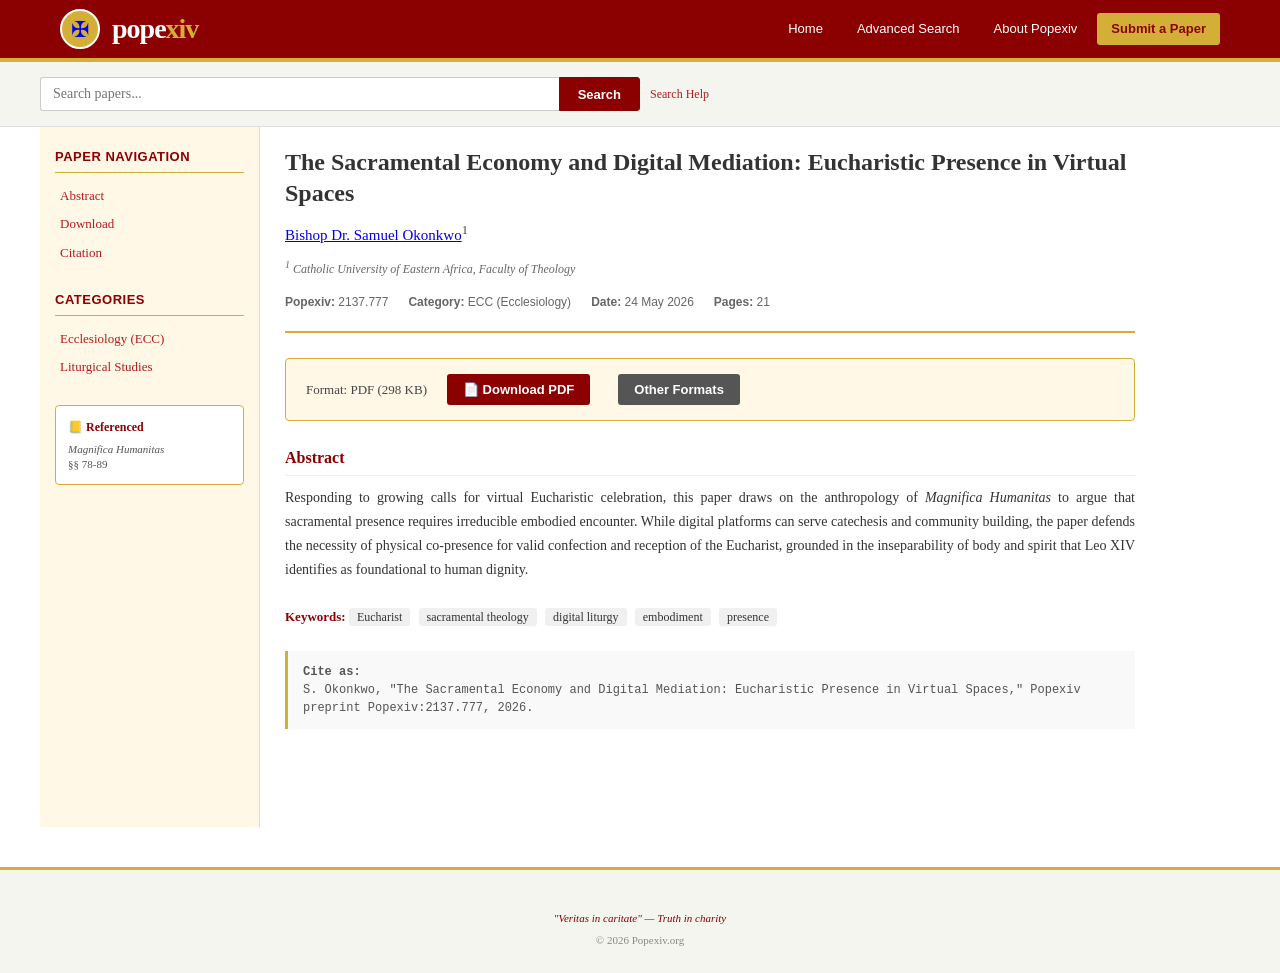
<file: papers/2137.777.html>
<!DOCTYPE html>
<html lang="en">
<head>
  <meta charset="UTF-8">
  <meta name="viewport" content="width=device-width, initial-scale=1.0">
  <title>[2137.777] The Sacramental Economy and Digital Mediation - Popexiv</title>
  <link rel="stylesheet" href="../css/style.css">
  <link rel="icon" href="data:image/svg+xml,<svg xmlns='http://www.w3.org/2000/svg' viewBox='0 0 100 100'><text y='.9em' font-size='90'>&#x2720;</text></svg>">
</head>
<body>

  <header class="header">
    <div class="header-inner">
      <a href="../index.html" class="logo">
        <div class="logo-icon">&#x2720;</div>
        <div class="logo-text">pope<span>xiv</span></div>
      </a>
      <nav class="header-nav">
        <a href="../index.html">Home</a>
        <a href="#advanced">Advanced Search</a>
        <a href="#about">About Popexiv</a>
        <a href="#submit" class="primary">Submit a Paper</a>
      </nav>
    </div>
  </header>

  <div class="search-bar">
    <div class="search-inner">
      <div class="search-box">
        <input type="text" placeholder="Search papers...">
        <button>Search</button>
      </div>
      <div class="search-links">
        <a href="#help">Search Help</a>
      </div>
    </div>
  </div>

  <div class="main-container">
    <aside class="sidebar">
      <h3>Paper Navigation</h3>
      <ul>
        <li><a href="#abstract">Abstract</a></li>
        <li><a href="#download">Download</a></li>
        <li><a href="#citation">Citation</a></li>
      </ul>
      <h3>Categories</h3>
      <ul>
        <li><a href="#ecc">Ecclesiology (ECC)</a></li>
        <li><a href="#lit">Liturgical Studies</a></li>
      </ul>
      <div class="encyclical-box">
        <h4>&#128210; Referenced</h4>
        <p><em>Magnifica Humanitas</em><br>§§ 78-89</p>
      </div>
    </aside>

    <main class="content paper-detail">
      <div class="paper-detail-header">
        <h1 class="paper-detail-title">The Sacramental Economy and Digital Mediation: Eucharistic Presence in Virtual Spaces</h1>
        <div class="paper-detail-authors">
          <a href="#">Bishop Dr. Samuel Okonkwo</a><sup>1</sup>
        </div>
        <div class="paper-detail-affiliations">
          <sup>1</sup> Catholic University of Eastern Africa, Faculty of Theology
        </div>
        <div class="paper-detail-meta">
          <span><strong>Popexiv:</strong> 2137.777</span>
          <span><strong>Category:</strong> ECC (Ecclesiology)</span>
          <span><strong>Date:</strong> 24 May 2026</span>
          <span><strong>Pages:</strong> 21</span>
        </div>
      </div>

      <div class="download-box">
        <div class="format">Format: PDF (298 KB)</div>
        <a href="#">&#128196; Download PDF</a>
        <a href="#" style="background: #555; margin-left: 8px;">Other Formats</a>
      </div>

      <div class="abstract-box" id="abstract">
        <h2>Abstract</h2>
        <p>
          Responding to growing calls for virtual Eucharistic celebration, this paper draws on the anthropology of <em>Magnifica Humanitas</em> to argue that sacramental presence requires irreducible embodied encounter. While digital platforms can serve catechesis and community building, the paper defends the necessity of physical co-presence for valid confection and reception of the Eucharist, grounded in the inseparability of body and spirit that Leo XIV identifies as foundational to human dignity.
        </p>
      </div>

      <div class="keywords">
        <strong>Keywords:</strong>
        <span>Eucharist</span>
        <span>sacramental theology</span>
        <span>digital liturgy</span>
        <span>embodiment</span>
        <span>presence</span>
      </div>

      <div class="citation-box" id="citation">
        <strong>Cite as:</strong><br>
        S. Okonkwo, "The Sacramental Economy and Digital Mediation: Eucharistic Presence in Virtual Spaces," Popexiv preprint Popexiv:2137.777, 2026.
      </div>
    </main>
  </div>

  <footer class="footer">
    <div class="footer-bottom" style="margin-top: 0; border-top: none;">
      <p class="motto">"Veritas in caritate" — Truth in charity</p>
      <p>&copy; 2026 Popexiv.org</p>
    </div>
  </footer>

</body>
</html>
</file>
<file: css/style.css>
/* ============================================
   Popexiv.org - Papal arXiv Clone Stylesheet
   ============================================ */

:root {
  --vatican-red: #8B0000;
  --vatican-gold: #D4AF37;
  --vatican-cream: #FFF8E7;
  --vatican-dark: #1a1a1a;
  --vatican-gray: #f5f5f0;
  --link-red: #b31b1b;
  --text-color: #333;
  --border-color: #ddd;
  --sidebar-width: 220px;
}

* {
  margin: 0;
  padding: 0;
  box-sizing: border-box;
}

body {
  font-family: 'Times New Roman', Times, Georgia, serif;
  font-size: 14px;
  line-height: 1.5;
  color: var(--text-color);
  background: #fff;
}

/* Header */
.header {
  background: var(--vatican-red);
  border-bottom: 4px solid var(--vatican-gold);
  padding: 0;
}

.header-inner {
  max-width: 1200px;
  margin: 0 auto;
  display: flex;
  align-items: center;
  justify-content: space-between;
  padding: 8px 20px;
}

.logo {
  display: flex;
  align-items: center;
  gap: 12px;
  text-decoration: none;
}

.logo-icon {
  width: 40px;
  height: 40px;
  background: var(--vatican-gold);
  border-radius: 50%;
  display: flex;
  align-items: center;
  justify-content: center;
  font-size: 22px;
  border: 2px solid #fff;
}

.logo-text {
  font-size: 28px;
  font-weight: bold;
  color: #fff;
  letter-spacing: -1px;
  font-family: 'Times New Roman', Times, serif;
}

.logo-text span {
  color: var(--vatican-gold);
}

.header-nav {
  display: flex;
  gap: 6px;
}

.header-nav a {
  color: #fff;
  text-decoration: none;
  padding: 6px 14px;
  border-radius: 3px;
  font-size: 13px;
  font-family: 'Helvetica Neue', Arial, sans-serif;
  transition: background 0.2s;
}

.header-nav a:hover {
  background: rgba(255,255,255,0.15);
}

.header-nav a.primary {
  background: var(--vatican-gold);
  color: var(--vatican-red);
  font-weight: bold;
}

.header-nav a.primary:hover {
  background: #e5c158;
}

/* Search bar */
.search-bar {
  background: var(--vatican-gray);
  border-bottom: 1px solid var(--border-color);
  padding: 15px 20px;
}

.search-inner {
  max-width: 1200px;
  margin: 0 auto;
  display: flex;
  gap: 10px;
  align-items: center;
}

.search-box {
  flex: 1;
  max-width: 600px;
  display: flex;
}

.search-box input {
  flex: 1;
  padding: 8px 12px;
  border: 1px solid #ccc;
  border-right: none;
  border-radius: 3px 0 0 3px;
  font-size: 14px;
  font-family: inherit;
}

.search-box button {
  padding: 8px 18px;
  background: var(--vatican-red);
  color: #fff;
  border: 1px solid var(--vatican-red);
  border-radius: 0 3px 3px 0;
  cursor: pointer;
  font-size: 13px;
  font-weight: bold;
}

.search-box button:hover {
  background: #6b0000;
}

.search-links {
  display: flex;
  gap: 15px;
  font-size: 12px;
}

.search-links a {
  color: var(--link-red);
  text-decoration: none;
}

.search-links a:hover {
  text-decoration: underline;
}

/* Main layout */
.main-container {
  max-width: 1200px;
  margin: 0 auto;
  display: flex;
  gap: 0;
  min-height: calc(100vh - 200px);
}

/* Sidebar */
.sidebar {
  width: var(--sidebar-width);
  background: var(--vatican-cream);
  border-right: 1px solid var(--border-color);
  padding: 20px 15px;
  flex-shrink: 0;
}

.sidebar h3 {
  font-size: 13px;
  text-transform: uppercase;
  color: var(--vatican-red);
  margin-bottom: 10px;
  padding-bottom: 5px;
  border-bottom: 1px solid var(--vatican-gold);
  font-family: 'Helvetica Neue', Arial, sans-serif;
  letter-spacing: 0.5px;
}

.sidebar ul {
  list-style: none;
  margin-bottom: 25px;
}

.sidebar li {
  margin-bottom: 3px;
}

.sidebar a {
  color: var(--link-red);
  text-decoration: none;
  font-size: 13px;
  display: block;
  padding: 3px 5px;
  border-radius: 2px;
}

.sidebar a:hover {
  background: rgba(139, 0, 0, 0.08);
  text-decoration: underline;
}

.sidebar .count {
  color: #666;
  font-size: 11px;
  float: right;
}

.encyclical-box {
  background: #fff;
  border: 1px solid var(--vatican-gold);
  border-radius: 4px;
  padding: 12px;
  margin-top: 10px;
}

.encyclical-box h4 {
  font-size: 12px;
  color: var(--vatican-red);
  margin-bottom: 6px;
}

.encyclical-box p {
  font-size: 11px;
  color: #555;
  line-height: 1.4;
}

.encyclical-box a {
  font-size: 11px;
  color: var(--link-red);
  margin-top: 5px;
  display: inline-block;
}

/* Content area */
.content {
  flex: 1;
  padding: 20px 25px;
  min-width: 0;
}

.page-title {
  font-size: 22px;
  font-weight: normal;
  color: var(--vatican-red);
  margin-bottom: 5px;
  padding-bottom: 8px;
  border-bottom: 2px solid var(--vatican-gold);
}

.page-subtitle {
  font-size: 12px;
  color: #666;
  margin-bottom: 20px;
  font-style: italic;
}

/* Paper listing */
.paper-list {
  list-style: none;
}

.paper-item {
  padding: 18px 0;
  border-bottom: 1px solid #eee;
}

.paper-item:last-child {
  border-bottom: none;
}

.paper-title {
  font-size: 16px;
  font-weight: bold;
  margin-bottom: 5px;
}

.paper-title a {
  color: var(--link-red);
  text-decoration: none;
}

.paper-title a:hover {
  text-decoration: underline;
}

.paper-authors {
  font-size: 13px;
  color: #444;
  margin-bottom: 5px;
}

.paper-authors a {
  color: #444;
  text-decoration: none;
}

.paper-authors a:hover {
  text-decoration: underline;
}

.paper-meta {
  font-size: 12px;
  color: #666;
  margin-bottom: 8px;
  font-family: 'Helvetica Neue', Arial, sans-serif;
}

.paper-meta .category {
  color: var(--vatican-red);
  font-weight: bold;
}

.paper-meta .date {
  color: #888;
}

.paper-abstract {
  font-size: 13px;
  color: #444;
  line-height: 1.6;
  margin-bottom: 10px;
}

.paper-links {
  display: flex;
  gap: 15px;
  font-size: 12px;
  font-family: 'Helvetica Neue', Arial, sans-serif;
}

.paper-links a {
  color: var(--link-red);
  text-decoration: none;
}

.paper-links a:hover {
  text-decoration: underline;
}

.paper-links .pdf-link {
  background: #f0f0f0;
  padding: 2px 8px;
  border-radius: 3px;
  border: 1px solid #ddd;
}

.paper-links .pdf-link:hover {
  background: #e5e5e5;
}

/* Pagination */
.pagination {
  display: flex;
  justify-content: center;
  gap: 5px;
  margin-top: 30px;
  padding-top: 20px;
  border-top: 1px solid var(--border-color);
}

.pagination a, .pagination span {
  padding: 5px 10px;
  font-size: 13px;
  text-decoration: none;
  border-radius: 3px;
}

.pagination a {
  color: var(--link-red);
  border: 1px solid #ddd;
}

.pagination a:hover {
  background: var(--vatican-gray);
}

.pagination .current {
  background: var(--vatican-red);
  color: #fff;
  border: 1px solid var(--vatican-red);
}

/* Announcement banner */
.announcement {
  background: var(--vatican-cream);
  border: 1px solid var(--vatican-gold);
  border-radius: 4px;
  padding: 15px 20px;
  margin-bottom: 25px;
  display: flex;
  gap: 15px;
  align-items: flex-start;
}

.announcement-icon {
  font-size: 24px;
  flex-shrink: 0;
}

.announcement-content h3 {
  font-size: 14px;
  color: var(--vatican-red);
  margin-bottom: 5px;
}

.announcement-content p {
  font-size: 13px;
  color: #444;
  line-height: 1.5;
}

.announcement-content a {
  color: var(--link-red);
}

/* Stats bar */
.stats-bar {
  display: flex;
  gap: 30px;
  padding: 12px 0;
  margin-bottom: 20px;
  border-bottom: 1px solid #eee;
  font-size: 12px;
  color: #666;
  font-family: 'Helvetica Neue', Arial, sans-serif;
}

.stat-item strong {
  color: var(--vatican-red);
  font-size: 14px;
}

/* Footer */
.footer {
  background: var(--vatican-gray);
  border-top: 3px solid var(--vatican-gold);
  padding: 25px 20px;
  margin-top: 40px;
}

.footer-inner {
  max-width: 1200px;
  margin: 0 auto;
  display: flex;
  justify-content: space-between;
  align-items: flex-start;
}

.footer-section h4 {
  font-size: 12px;
  color: var(--vatican-red);
  text-transform: uppercase;
  margin-bottom: 10px;
  letter-spacing: 0.5px;
}

.footer-section ul {
  list-style: none;
}

.footer-section li {
  margin-bottom: 4px;
}

.footer-section a {
  color: #444;
  text-decoration: none;
  font-size: 12px;
}

.footer-section a:hover {
  color: var(--link-red);
  text-decoration: underline;
}

.footer-bottom {
  max-width: 1200px;
  margin: 20px auto 0;
  padding-top: 15px;
  border-top: 1px solid #ddd;
  text-align: center;
  font-size: 11px;
  color: #888;
}

.footer-bottom .motto {
  font-style: italic;
  color: var(--vatican-red);
  margin-bottom: 5px;
}

/* Paper detail page */
.paper-detail {
  max-width: 900px;
}

.paper-detail-header {
  margin-bottom: 25px;
  padding-bottom: 20px;
  border-bottom: 2px solid var(--vatican-gold);
}

.paper-detail-title {
  font-size: 24px;
  font-weight: bold;
  color: var(--text-color);
  margin-bottom: 12px;
  line-height: 1.3;
}

.paper-detail-authors {
  font-size: 15px;
  color: #444;
  margin-bottom: 10px;
}

.paper-detail-affiliations {
  font-size: 12px;
  color: #666;
  font-style: italic;
  margin-bottom: 15px;
}

.paper-detail-meta {
  display: flex;
  gap: 20px;
  font-size: 12px;
  color: #666;
  font-family: 'Helvetica Neue', Arial, sans-serif;
}

.download-box {
  background: var(--vatican-cream);
  border: 1px solid var(--vatican-gold);
  border-radius: 4px;
  padding: 15px 20px;
  margin: 20px 0;
  display: flex;
  align-items: center;
  gap: 20px;
}

.download-box .format {
  font-size: 13px;
  color: #444;
}

.download-box a {
  background: var(--vatican-red);
  color: #fff;
  padding: 6px 16px;
  border-radius: 3px;
  text-decoration: none;
  font-size: 13px;
  font-weight: bold;
  font-family: 'Helvetica Neue', Arial, sans-serif;
}

.download-box a:hover {
  background: #6b0000;
}

.abstract-box {
  margin: 25px 0;
}

.abstract-box h2 {
  font-size: 16px;
  color: var(--vatican-red);
  margin-bottom: 10px;
  padding-bottom: 5px;
  border-bottom: 1px solid #eee;
}

.abstract-box p {
  font-size: 14px;
  line-height: 1.7;
  color: #333;
  text-align: justify;
}

.keywords {
  margin-top: 20px;
  font-size: 13px;
}

.keywords strong {
  color: var(--vatican-red);
}

.keywords span {
  background: #f0f0f0;
  padding: 2px 8px;
  border-radius: 3px;
  margin-right: 5px;
  font-size: 12px;
}

.citation-box {
  background: #f9f9f9;
  border-left: 3px solid var(--vatican-gold);
  padding: 12px 15px;
  margin-top: 25px;
  font-size: 12px;
  color: #555;
  font-family: 'Courier New', monospace;
}

/* Responsive */
@media (max-width: 900px) {
  .main-container {
    flex-direction: column;
  }
  .sidebar {
    width: 100%;
    border-right: none;
    border-bottom: 1px solid var(--border-color);
  }
  .header-inner {
    flex-wrap: wrap;
  }
  .header-nav {
    margin-top: 8px;
    flex-wrap: wrap;
  }
}

@media (max-width: 600px) {
  .logo-text {
    font-size: 22px;
  }
  .search-inner {
    flex-direction: column;
    align-items: stretch;
  }
  .search-box {
    max-width: 100%;
  }
  .footer-inner {
    flex-direction: column;
    gap: 20px;
  }
}
</file>
